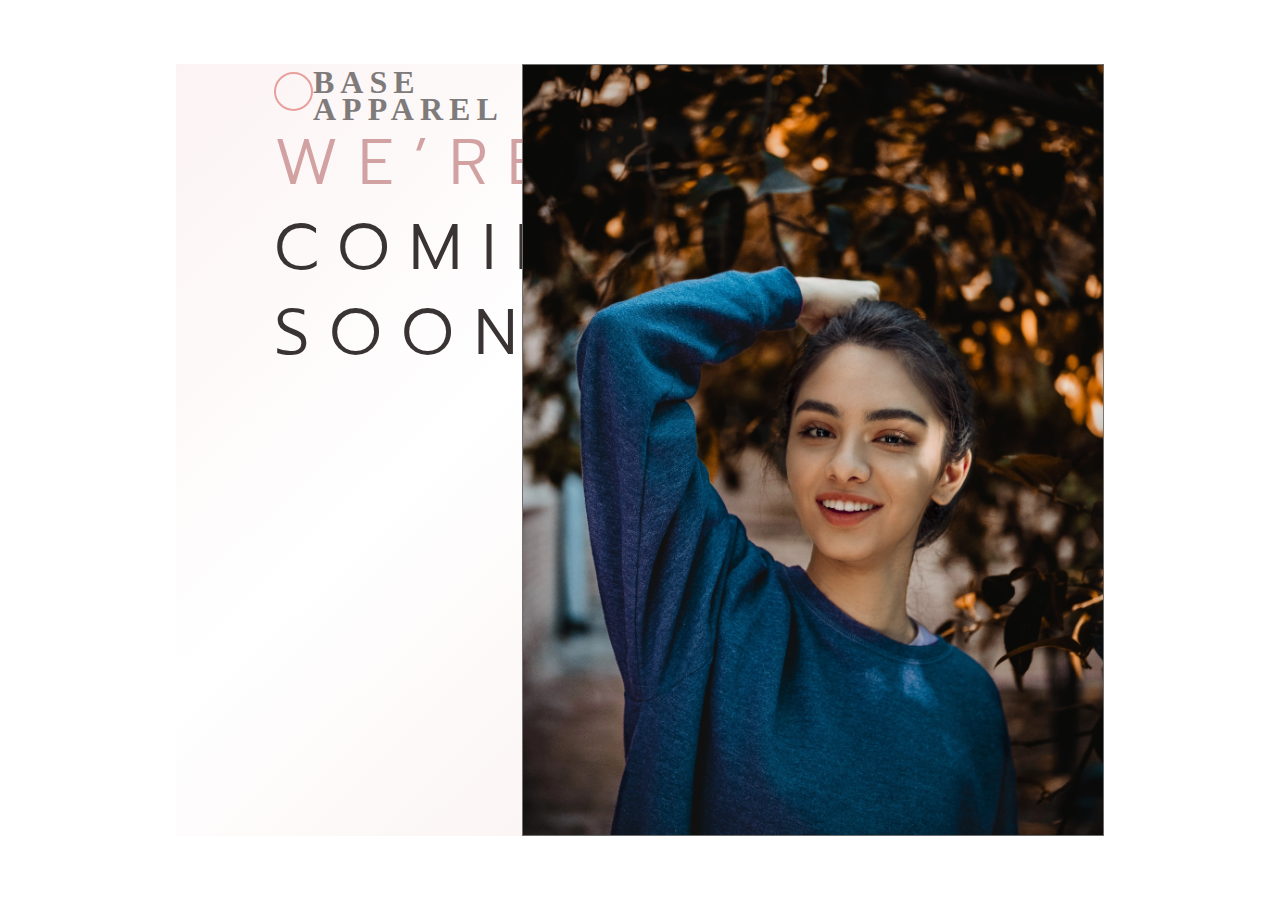
<file: Apparel Page/index.html>
<!DOCTYPE html>
<html lang="en">
<head>
    <meta charset="UTF-8">
    <meta http-equiv="X-UA-Compatible" content="IE=edge">
    <meta name="viewport" content="width=device-width, initial-scale=1.0">
    <link rel="stylesheet" href="./styles/style.css">
    <title>Document</title>
</head>
<body>
   <main>
    <section id="left"><h1>
        <div class="container">
            <header>
                <nav>
                    <div class="circle"></div>
                    <div class="logo-name">
                        <h4>BASE</h4>
                        <h4>APPAREL</h4>
                    </div>
                </nav>
            </header>
            <article>
                <h1>WE’RE</h1>
                <h1>COMING</h1>
                <h1>SOON</h1>
            </article>
        </div>
    </h1></section>
    <section id="right">
        <img src="./assets/Rectangle 41.png" alt="">
    </section>
   </main>
</body>
</html>
</file>
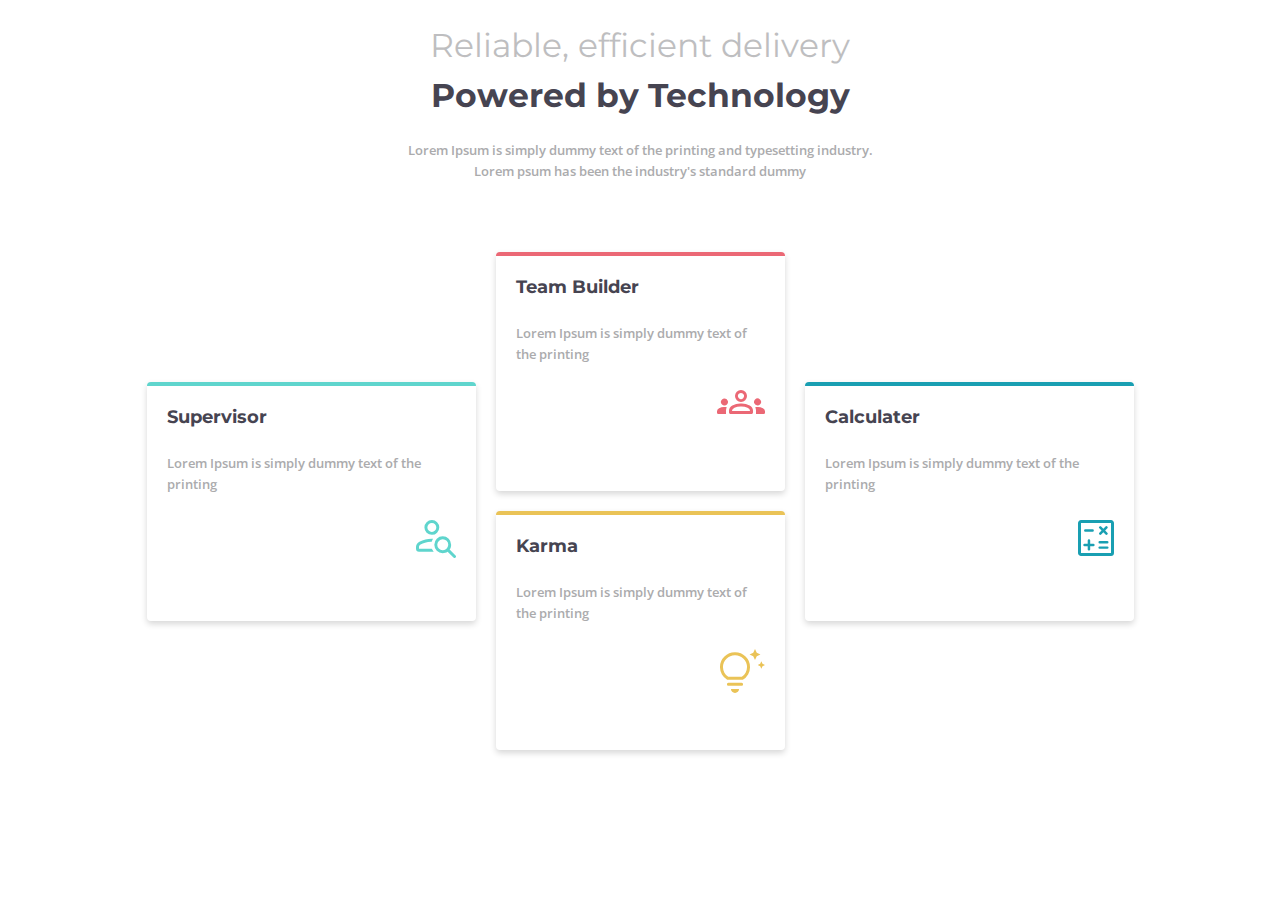
<file: Card Page/index.html>
<!DOCTYPE html>
<html lang="en">
  <head>
    <meta charset="UTF-8" />
    <meta http-equiv="X-UA-Compatible" content="IE=edge" />
    <meta name="viewport" content="width=device-width, initial-scale=1.0" />
    <link rel="preconnect" href="https://fonts.googleapis.com" />
    <link rel="preconnect" href="https://fonts.gstatic.com" crossorigin />
    <link
      href="https://fonts.googleapis.com/css2?family=DynaPuff&family=Kanit&family=Montserrat:wght@400;700&family=Nunito:wght@300&family=Poppins:wght@200;300&display=swap"
      rel="stylesheet"
    />
    <link rel="preconnect" href="https://fonts.googleapis.com" />
    <link rel="preconnect" href="https://fonts.gstatic.com" crossorigin />
    <link
      href="https://fonts.googleapis.com/css2?family=DynaPuff&family=Kanit&family=Montserrat:wght@400;700&family=Nunito:wght@300&family=Open+Sans:wght@600&family=Poppins:wght@200;300&display=swap"
      rel="stylesheet"
    />
    <link rel="stylesheet" href="./styles/styles.css" />
    <title>Document</title>
  </head>

  <body>
    <main>
      <div class="description">
        <h1 style="color: rgba(190, 190, 192, 1)">
          Reliable, efficient delivery
        </h1>
        <h1
          style="font-weight: bold; color: rgba(70, 68, 81, 1)"
          class="heading-bold"
        >
          Powered by Technology
        </h1>
        <p>
          Lorem Ipsum is simply dummy text of the printing and typesetting
          industry. <br />
          Lorem psum has been the industry's standard dummy
        </p>
      </div>

      <div class="cards">
        <div class="left-card">
          <h3>Supervisor</h3>
          <p>Lorem Ipsum is simply dummy text of the printing</p>
          <img
            src="./assets/images/person.svg"
            alt="person-svg"
            style="width: 40px; height: 38px"
          />
        </div>

        <div class="middle-card">
          <div class="top-card">
            <h3>Team Builder</h3>
            <p>Lorem Ipsum is simply dummy text of the printing</p>
            <img
              src="./assets/images/groups.svg"
              alt="groups-svg"
              style="width: 48px; height: 24px"
            />
          </div>
          <div class="down-card">
            <h3>Karma</h3>
            <p>Lorem Ipsum is simply dummy text of the printing</p>
            <img
              src="./assets/images/tips.svg"
              alt="tips-svg"
              style="width: 45px; height: 44px"
            />
          </div>
        </div>
        <div class="right-card">
          <h3>Calculater</h3>
          <p>Lorem Ipsum is simply dummy text of the printing</p>
          <img
            src="./assets/images/calculate.svg"
            alt="person-svg"
            style="width: 36px; height: 36px"
          />
        </div>
      </div>
    </main>
  </body>
</html>
</file>
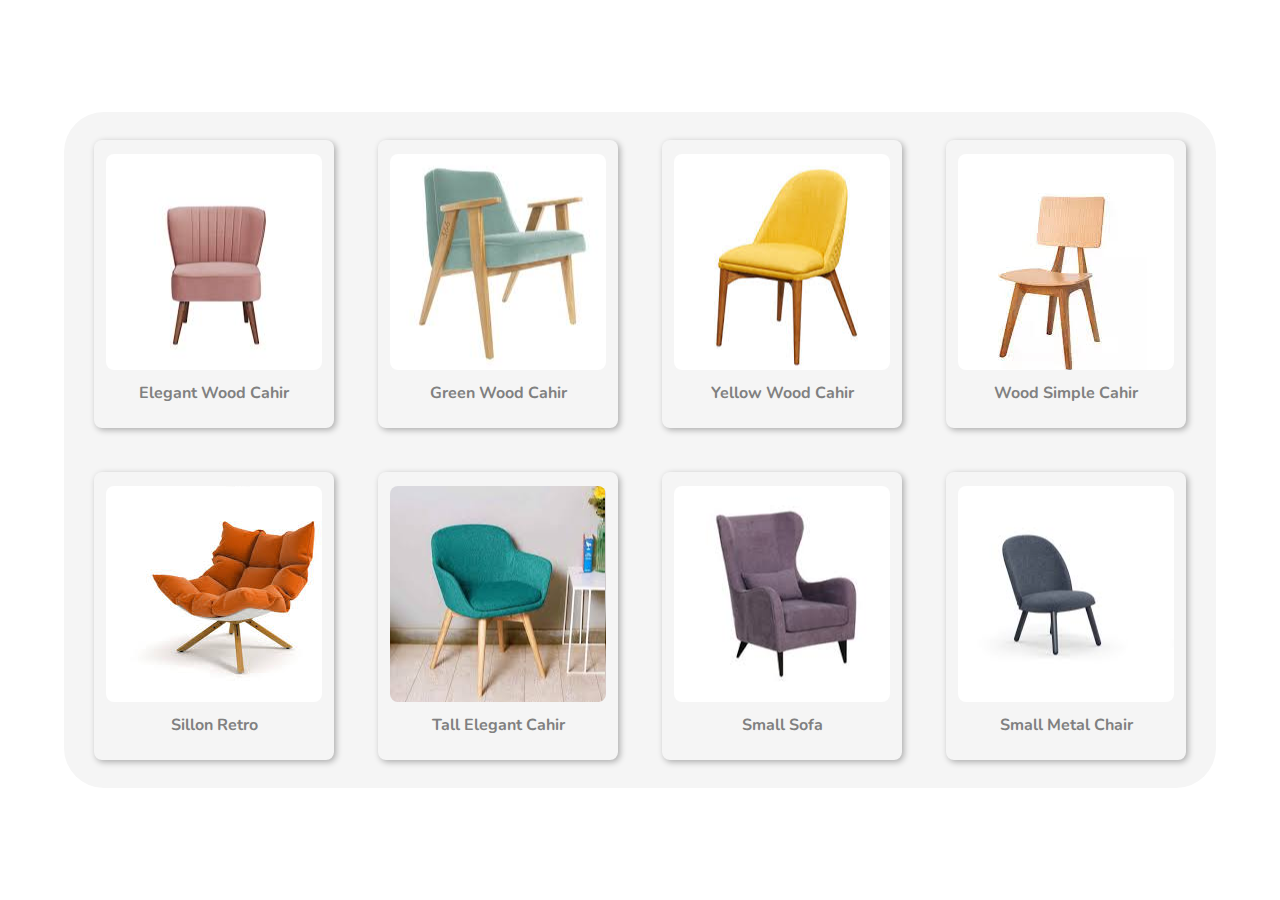
<file: chairs/index.html>
<!DOCTYPE html>
<html lang="en">
<head>
    <meta charset="UTF-8">
    <meta http-equiv="X-UA-Compatible" content="IE=edge">
    <meta name="viewport" content="width=device-width, initial-scale=1.0">
    <link rel="stylesheet" href="./styles.css">
    <title>Chairs</title>
</head>
<body>
    <section class="product__container">
        <article class="card">
            <div class="card__image"></div>
           <h4>Elegant Wood Cahir</h4>
        </article>
        <article class="card">
            <div class="card__image"></div>
           <h4>Green Wood Cahir</h4>
        </article>
        <article class="card">
            <div class="card__image"></div>
           <h4>Yellow Wood Cahir</h4>
        </article>
        <article class="card">
            <div class="card__image"></div>
           <h4>Wood Simple Cahir</h4>
        </article>
        <article class="card">
            <div class="card__image"></div>
           <h4>Sillon Retro</h4>
        </article>
        <article class="card">
            <div class="card__image"></div>
           <h4>Tall Elegant Cahir</h4>
        </article>
        <article class="card">
            <div class="card__image"></div>
           <h4>Small Sofa</h4>
        </article>
        <article class="card">
            <div class="card__image"></div>
           <h4>Small Metal Chair</h4>
        </article>

        </div>
    </section>
</body>
</html>
</file>
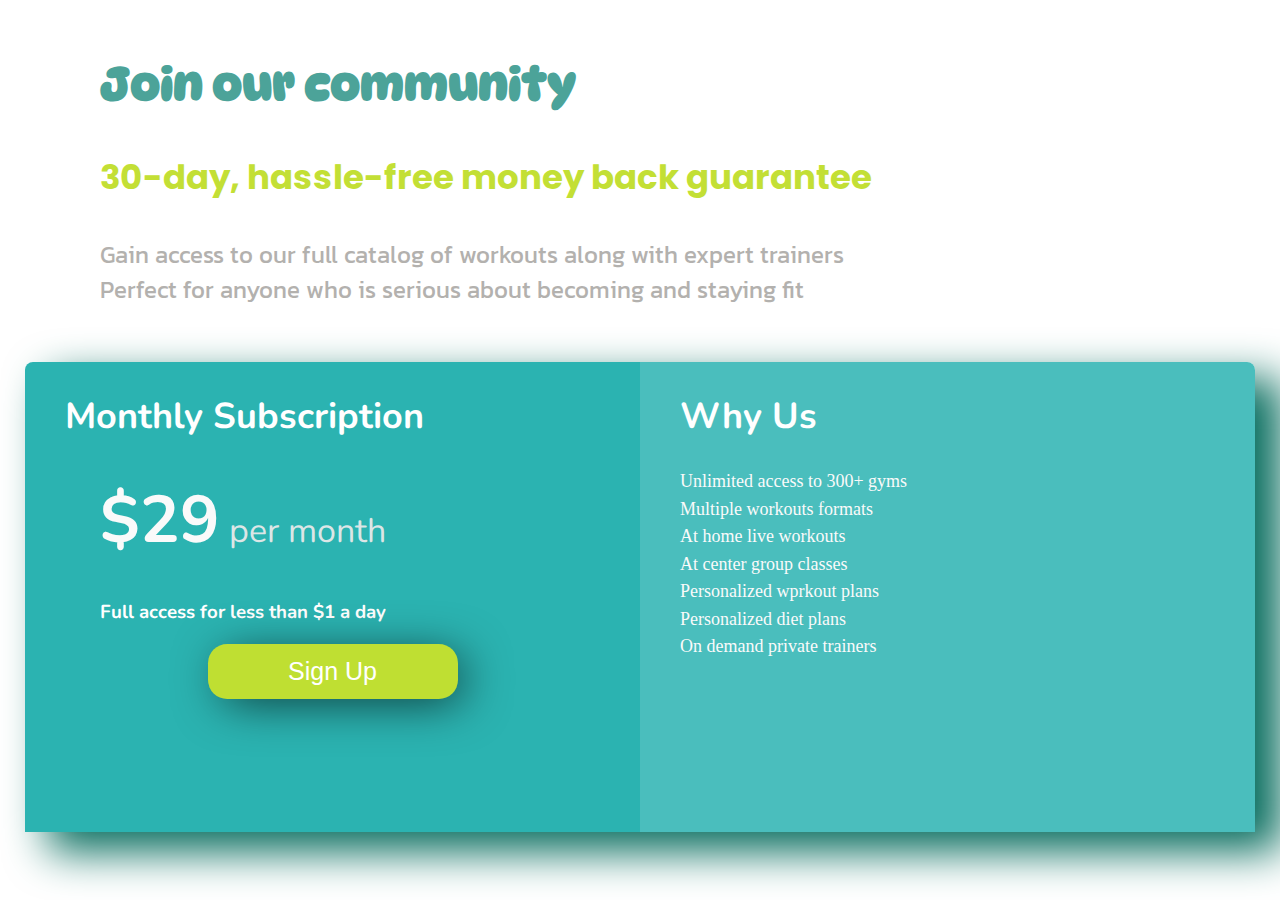
<file: Fitness Page/index.html>
<!DOCTYPE html>
<html lang="en">

<head>
    <meta charset="UTF-8">
    <meta http-equiv="X-UA-Compatible" content="IE=edge">
    <meta name="viewport" content="width=device-width, initial-scale=1.0">
    <link rel="preconnect" href="https://fonts.googleapis.com">
    <link rel="preconnect" href="https://fonts.gstatic.com" crossorigin>
    <link
        href="https://fonts.googleapis.com/css2?family=DynaPuff&family=Kanit&family=Nunito:wght@300&family=Poppins:wght@300&display=swap"
        rel="stylesheet">

    <link rel="stylesheet" href="./styles/styles.css">
    <title>Fitness Page</title>
</head>

<body>
    <main>

        <!-- header  -->
        <div class="header">
            <h1>Join our community</h1>
            <h3>30-day, hassle-free money back guarantee</h3>
            <p>Gain access to our full catalog of workouts along with expert trainers <br/>  Perfect for anyone who is
                serious about becoming and staying fit</p>
        </div>


        <!-- setion  -->
        <div class="section-row">
            <section class='section-left'>
                <h2>Monthly Subscription</h2>
                <p>
                    <span>$29</span> per month
                </p>
                <h3>Full access for less than $1 a day</h3>
                <div class='btn'>
                    <button>Sign Up</button>
                </div>
            </section>

            <section class='section-right'>
                <h2>Why Us</h2>
                <ul>
                    <li>Unlimited access to 300+ gyms</li>
                    <li>Multiple workouts formats</li>
                    <li>At home live workouts</li>
                    <li>At center group classes</li>
                    <li>Personalized wprkout plans</li>
                    <li>Personalized diet plans</li>
                    <li>On demand private trainers</li>
                </ul>
            </section>

        </div>

    </main>
</body>

</html>
</file>
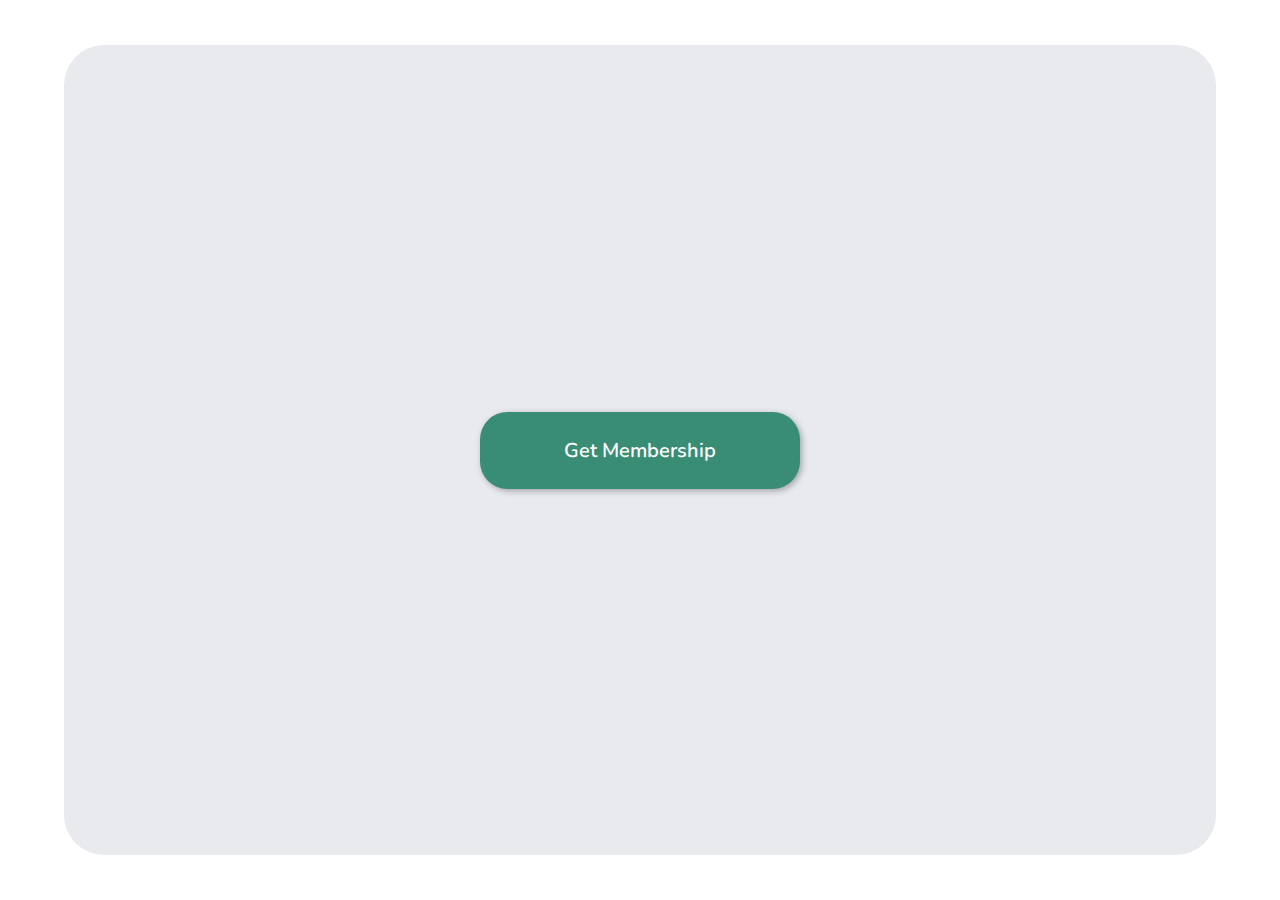
<file: form website design/index.html>
<!DOCTYPE html>
<html lang="en">
  <head>
    <meta charset="UTF-8" />
    <meta http-equiv="X-UA-Compatible" content="IE=edge" />
    <meta name="viewport" content="width=device-width, initial-scale=1.0" />
    <link rel="stylesheet" href="./styles.css" />
    <title>Forms</title>
  </head>
  <body class="ab-center">
    <div class="form__wrapper ab-center">
      <button class="go-pro ab-center pad b-rad bx-shadow">
        Get Membership
      </button>
      <!--  ======= payment form ======= -->
      <div class="payment__form b-rad bx-shadow">
        <div class="payment__form--title pad">
          <h1 class="bold">Payment</h1>
          <p class="light">Complete your pro membership</p>
        </div>

        <div class="payment__form--features bg-grey pad">
          <div class="payment__form--features-heading">
            <h1 class="medium">
              <span class="light">$</span>899<span class="light">USD</span>
            </h1>
          </div>
          <div class="line"></div>

          <div class="payment__form--features-offers">
            <div class="offers">
              <span>
                <img src="./assets/green-check.svg" alt="offers" />
                <label for="messaging" class="medium">Messaging</label>
              </span>

              <span>
                <img src="./assets/green-check.svg" alt="offers" />
                <label for="analytics" class="medium">Analytics</label>
              </span>
            </div>
            <div class="offers">
              <span>
                <img src="./assets/green-check.svg" alt="offers" />
                <label for="support" class="medium">Support</label>
              </span>

              <span>
                <img src="./assets/green-check.svg" alt="offers" />
                <label for="vehicle2" class="medium">Discounts</label>
              </span>
            </div>
          </div>

          <h4 class="hover medium">Know More</h4>
        </div>

        <div class="payment__card-details pad">
          <label for="ccn" class="bold">Pay With Card</label>
          <input
            id="ccn"
            type="tel"
            inputmode="numeric"
            pattern="[0-9\s]{13,19}"
            autocomplete="cc-number"
            maxlength="19"
            placeholder="XXXX - XXXX - XXXX"
          />
          <div class="input-box ab-center">
            <input type="text" placeholder="mm / yy" />
            <input type="text" placeholder="CVV" />
          </div>
        </div>

        <div class="ab-center">
          <button class="ab-center b-rad bx-shadow bold">Make Payment</button>
        </div>
      </div>

      <!--======== remove ========-->
      <div class="form__remove ab-center b-rad bx-shadow">
        <h2 class="bold">Remove?</h2>
        <p>
          Lorem ipsum dolor sit amet consectetur adipisicing elit. Qui non
          maiores vero eius voluptatum mollitia neque ipsum quaerat distinctio.
          Error, nam quidem libero vel voluptatibus quaerat dolorum fugit cum!
          Tempora.
        </p>

        <button class="form__remove-confirm b-rad ab-center bx-shadow">
          Confirm
        </button>
        <h4 class="back hover bold">Take me back</h4>
      </div>

      <!-- payment success -->
      <div class="payment__success ab-center b-rad bx-shadow">
        <img src="./assets/check.svg" alt="success" />

        <h2>Success</h2>
        <h4>Your payment was processed</h4>

        <button class="payment-details b-rad bx-shadow bold">
          Payment Detials
        </button>
      </div>

      <!--========= invoice ========= -->
      <div class="payment__invoice b-rad bx-shadow">
        <div class="payment__invoice-title sp-between pad">
          <h1 class="bold">Invoice</h1>
          <h3 class="bold">Download</h3>
        </div>

        <div class="payment__invoice-price bg-grey pad">
          <div class="payment__invoice-membership sp-between bg-grey">
            <h3 class="light">Pro mambership</h3>
            <h2 class="bold">$899</h2>
          </div>

          <div class="line"></div>

          <div class="payment__invoice-fee sp-between bg-grey">
            <h3 class="light">Platform fee</h3>
            <h2 class="bold">$10</h2>
          </div>
        </div>

        <div class="payment__invoice-total sp-between pad">
          <h3 class="bold">Total Amount</h3>
          <h2 class="bold">$909</h2>
        </div>

        <div class="ab-center">
          <button class="close-btn ab-center b-rad bold">Close</button>
        </div>
      </div>
    </div>

    <script src="./form.js"></script>
  </body>
</html>
</file>
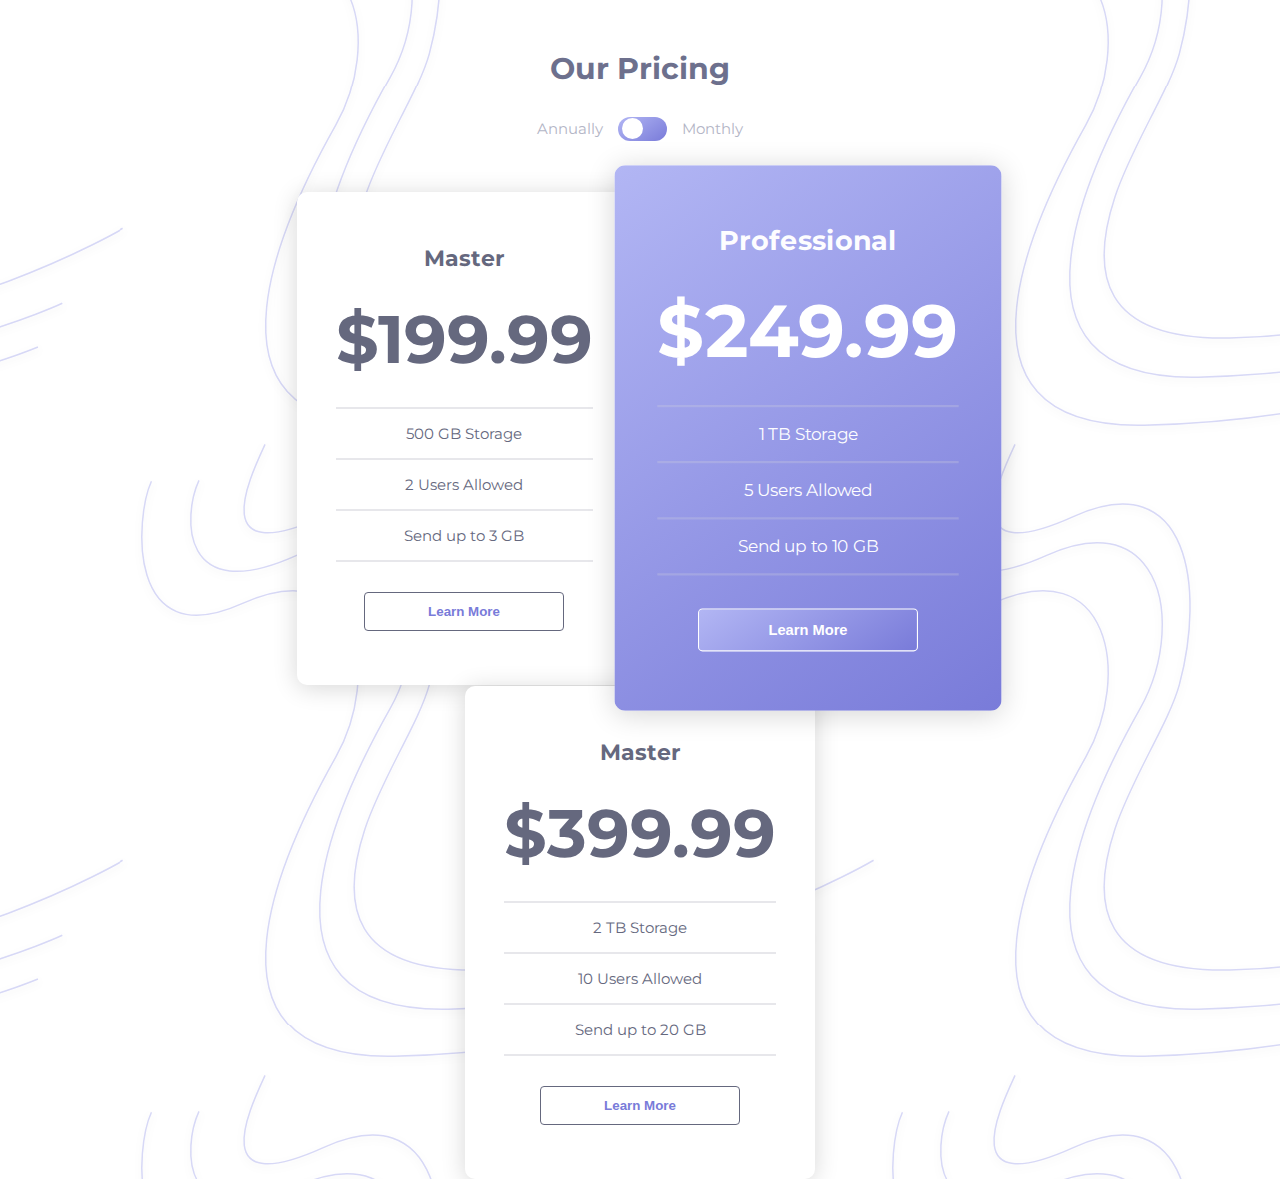
<file: Price Card/index.html>
<!DOCTYPE html>
<html lang="en">
<head>
    <meta charset="UTF-8">
    <meta http-equiv="X-UA-Compatible" content="IE=edge">
    <meta name="viewport" content="width=device-width, initial-scale=1.0">
    <link rel="stylesheet" href="./styles/srtyle.css">
    <title>Pricing Page</title>
</head>
<body>
    <header>
        <h1>Our Pricing</h1>
        <div class="toggle">
          <label>Annually </label>
          <div class="toggle-btn">
            <input type="checkbox" class="checkbox" id="checkbox" />
            <label class="sub" id="sub" for="checkbox">
              <div class="circle"></div>
            </label>
          </div>
          <label> Monthly</label>
        </div>
      </header>
      <div class="cards">
        <div class="card shadow">
          <ul>
            <li class="pack">Master</li>
            <li id="basic" class="price bottom-bar">&dollar;199.99</li>
            <li class="bottom-bar">500 GB Storage</li>
            <li class="bottom-bar">2 Users Allowed</li>
            <li class="bottom-bar">Send up to 3 GB</li>
            <li><button class="btn">Learn More</button></li>
          </ul>
        </div>
        <div class="card active">
          <ul>
            <li class="pack">Professional</li>
            <li id="professional" class="price bottom-bar">&dollar;249.99</li>
            <li class="bottom-bar">1 TB Storage</li>
            <li class="bottom-bar">5 Users Allowed</li>
            <li class="bottom-bar">Send up to 10 GB</li>
            <li><button class="btn active-btn">Learn More</button></li>
          </ul>
        </div>
        <div class="card shadow">
          <ul>
            <li class="pack">Master</li>
            <li id="master" class="price bottom-bar">&dollar;399.99</li>
            <li class="bottom-bar">2 TB Storage</li>
            <li class="bottom-bar">10 Users Allowed</li>
            <li class="bottom-bar">Send up to 20 GB</li>
            <li><button class="btn">Learn More</button></li>
          </ul>
        </div>
      </div>
      <script src="./script.js"></script>
</body>
</html>
</file>
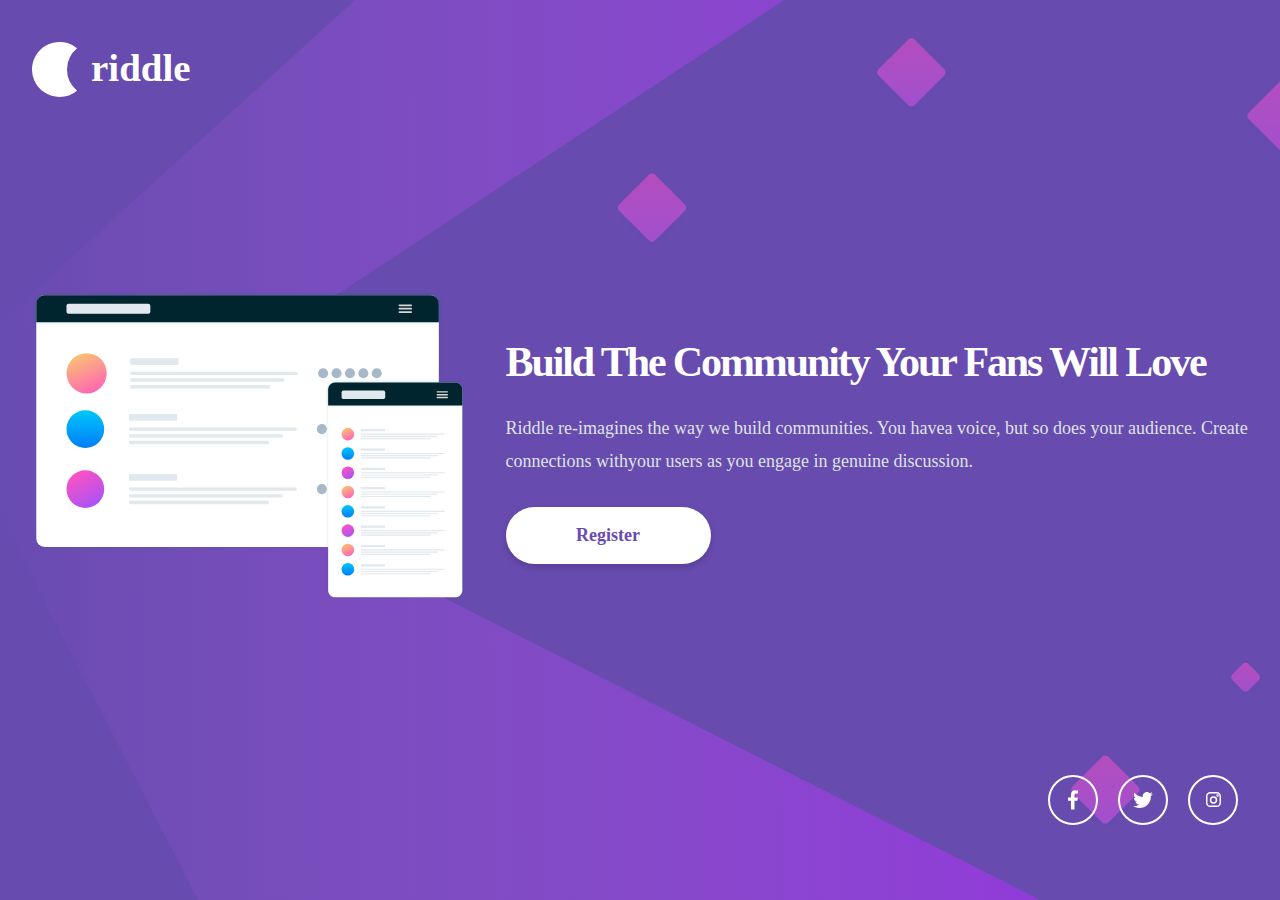
<file: Riddle_HCX Assessment 3/Riddle_HCX Assessment 3/index.html>
<!DOCTYPE html>
<html lang="en">

<head>
    <meta charset="UTF-8">
    <meta http-equiv="X-UA-Compatible" content="IE=edge">
    <meta name="viewport" content="width=device-width, initial-scale=1.0">
    <link rel="stylesheet" href="./style.css">
    <title>Riddle Landing Page</title>
</head>

<body>
    <div class="container">
        <div class="wrapper">
            <div class="header">
                <img src="./assets/riddle.svg" alt="riddle-logo" />
            </div>
            <div class="main">
                <div class="hero-img">
                    <img src="./assets/hero-image.svg" alt="heroImage" />
                </div>
                <div class="hero-text">
                    <h1>Build The Community Your Fans Will Love</h1>
                    <p>
                        Riddle re-imagines the way we build communities. You havea voice,
                        but so does your audience. Create connections withyour users as
                        you engage in genuine discussion.
                    </p>
                    <button>Register</button>
                </div>
            </div>
            <span class="social">
                <div class="icon">
                    <img src="./assets/facebook.svg" alt="facebook-logo" style="width: 10px; height:20px" />
                </div>
                <div class="icon">
                    <img src="./assets/twitter.svg" alt="twitter-logo" style=" width: 20px; height: 16px" />
                </div>
                <div class="icon">
                    <img src="./assets/instagram.svg" alt="instagram-logo" style=" width: 15px; height: 25px" />
                </div>
            </span>
        </div>
    </div>
</body>

</html>
</file>
<file: Apparel Page/styles/style.css>
@import url('https://fonts.googleapis.com/css2?family=Open+Sans:wght@400;600&family=Prompt:wght@300;500&display=swap');

* {
    padding: 0;
    margin: 0;
    box-sizing: border-box;
}

body {
    padding: 4rem 11rem;
    box-sizing: border-box;
}

main {
    display: flex;
    box-sizing: border-box;
    width: calc(100vw - 22rem);
    height: calc(100vh - 8rem);
    /* justify-content: space-evenly; */
}

#left {
    width: 70vw;
    display: flex;
    justify-content: center;
    background: transparent linear-gradient(136deg, #FCF3F3 0%, #FFFFFF 49%, #FAF1F0 100%) 0% 0% no-repeat padding-box;
    width: 50vw;
}

.container {}


nav {
    display: flex;
    justify-content: start;
    align-items: center;
}

nav>.circle {
    width: 39px;
    height: 39px;
    /* UI Properties */
    border: 2px solid #E7A09E;
    border-radius: 50%;
}

nav h4 {}


nav h4:nth-child(1) {
    width: 64px;
    height: 27px;
    /* UI Properties */
    text-align: center;
    font: normal normal medium 20px/28px Prompt;
    letter-spacing: 6px;
    color: #807b7b;
}

nav h4:nth-child(2) {
    width: 114px;
    height: 27px;
    /* UI Properties */
    text-align: center;
    font: normal normal medium 20px/28px Prompt;
    letter-spacing: 6px;
    color: #807b7b;
}

article>h1:nth-child(1) {
    width: 248px;
    height: 85px;
    /* UI Properties */
    
    font: normal normal 300 64px/90px Prompt;
    letter-spacing: 19.2px;
    color: #D2A1A2;
}

article>h1:nth-child(2) {
    width: 348px;
    height: 85px;
    /* UI Properties */
    font: normal normal 300 64px/90px Prompt;
    letter-spacing: 19.2px;
    color: #393334;
}

article>h1:nth-child(3) {
    width: 236px;
    height: 85px;
    /* UI Properties */
    text-align: center;
    font: normal normal 300 64px/90px Prompt;
    letter-spacing: 19.2px;
    color: #393334;
}

#right {
    width: 30vw;
    display: flex;
    justify-content: end;
    justify-self: end;
}

#right>img {
    /* width: 100%; */
    /* object-fit: fill; */
}
</file>
<file: Card Page/styles/styles.css>
/* global css */

*,
body {
  margin: 0;
  padding: 0;
  box-sizing: border-box;
}

h3 {
  font: normal normal bold 18px/22px Montserrat;
  letter-spacing: 0px;
  color: rgba(70, 68, 81, 1);
  opacity: 1;
}

p {
  /* text-align: start; */
  margin: 25px 0px;
  font: normal normal 600 13px/21px Open Sans;
  letter-spacing: 0px;
  color: rgba(171, 171, 173, 1);
  opacity: 1;
}

.cards {
  display: flex;
  justify-content: center;
  align-items: center;
}

.left-card,
.middle-card,
.right-card {
  width: 329px;
}
.left-card,
.top-card,
.down-card,
.right-card {
  height: 239px;
  margin: 0;
  padding: 20px;
  background: rgba(255, 255, 255, 1) 0% 0% no-repeat padding-box;
  box-shadow: 0px 3px 6px rgba(0, 0, 0, 0.16);
  border-radius: 4px;
  opacity: 1;
}

/* css */

/* description css  */
.description {
  /* width: 100vw; */
  height: auto;
  padding: 25px;
  text-align: center;
}

.description > h1 {
  font: normal normal 33px/40px Montserrat;
  letter-spacing: 0px;
  opacity: 1;
  margin-bottom: 10px;
}

.description > p {
  text-align: center;
  margin: 25px 0;
}

/* cards css */

/* .cards {
  width: calc(100vw -80px);
  height: calc(70vh);
  padding: 20px 25px 0 25px;
  display: flex;
  justify-content: center;
} */

.left-card {
  /* margin: auto 0px; */
  /* margin-right: 25px; */
  border-top: 4px solid rgba(95, 213, 205, 1);
}

.top-card,
.down-card {
  margin: 20px;
}

.top-card {
  border-top: 4px solid rgba(235, 104, 117, 1);
  /* margin-bottom: 25px; */
}

.down-card {
  border-top: 4px solid rgba(234, 195, 87, 1);
}

.right-card {
  /* margin: auto 0px; */
  border-top: 4px solid rgba(25, 159, 178, 1);
}

.card {
  display: flex;
  flex-direction: column;
  padding: 25px;
  /* margin: auto; */
}

.card > h3 {
  width: 101px;
  height: 22px;
  text-align: start;
}

.cards img {
  float: right;
  /* text-align: end; */
}

@media screen and (max-width: 600px) {
  .cards {
    flex-wrap: wrap;
  }
  .top-card,
  .down-card {
    margin: 0px;
  }
  .left-card {
    order: 1;
  }
  .left-card,
  .middle-card,
  .right-card {
    margin: 10px;
  }
  .top-card {
    margin-bottom: 20px;
  }
}

@media screen and (min-width: 360px) and (max-width: 576px) {
  .description {
    height: auto;
    padding: 25px 35px 0;
    text-align: center;
  }

  .description > :nth-child(1) {
    font-size: 30px;
    width: 250px;
    height: 74px;
    text-align: center;
    margin: auto;
    line-height: 40px;
  }

  .heading-bold {
    width: 200px;
    height: 140px;
    font-size: 33px;
    text-align: center;
    margin: auto;
    margin-top: 35px;
  }
}

@media screen and (min-width: 300px) and (max-width: 360px){
    
  p{
    margin: 10px 0px;
  }

  .left-card, .right-card, .top-card, .down-card {
    width: 225px;
    height: 175px;
  }
  .middle-card> .top-card, .middle-card>.down-card{
    margin: auto;
  }
  .middle-card>div.top-card{
    margin-bottom: 20px;
  }

}

@media screen and (min-width: 200px) and (max-width: 300px){
  .description>h1{
    line-height: 25px;
  }
  p{
    line-height: 15px;
  }
  div.description{
    padding: 15px 8px 0px;
  }
  .description>h1{
    font-size: large;
  }
  h1.heading-bold{
    font-size: large;
  }
  p{
    font-size: 10px;
    margin: 15px 0px;
  }
  
  .left-card, .right-card, .top-card, .down-card {
    width: 200px;
    height: 164px;
  }
  .middle-card> .top-card, .middle-card>.down-card{
    margin: auto;
  }
  .middle-card>div.top-card{
    margin-bottom: 20px;
  }
}

@media screen and (min-width: 185px) and (max-width: 225px){
  .description>h1{
    line-height: 25px;
  }
  p{
    line-height: 15px;
  }
  div.description{
    padding: 15px 8px 0px;
  }
  .description>h1{
    font-size: large;
  }
  h1.heading-bold{
    font-size: large;
  }
  p{
    font-size: 10px;
    margin: 5px 0px;
  }
  
  .left-card, .right-card, .top-card, .down-card {
    width: 169px;
    height: 164px;
  }

}
</file>
<file: chairs/styles.css>
@import url("https://fonts.googleapis.com/css2?family=Nunito:wght@200&display=swap");

*,
body {
  margin: 0;
  padding: 0;
  box-sizing: border-box;
  font-family: "Nunito", sans-serif;
  color: gray;
}
body {
  width: 100vw;
  min-height: 100vh;
  background-color: #fff;
  display: flex;
  flex-direction: column;
  justify-content: center;
  align-items: center;
}

.product__container {
  width: 90%;
  background-color: whitesmoke;
  border-radius: 2.5em;
  display: flex;
  justify-content: center;
  align-items: center;
  flex-wrap: wrap;
  gap: 2.75em;
  padding: 1.75em;
}

.card {
  width: 15em;
  height: 18em;
  display: flex;
  flex-direction: column;
  align-items: center;
  border-radius: 0.5em;
  gap: 0.75em;
  box-shadow: 2px 2px 6px 0px rgba(0, 0, 0, 0.3);
}

/* card image  */

.card__image {
  margin-top: 0.875em;
  width: 90%;
  height: 75%;
  object-fit: cover;
  border-radius: 0.5em;
  background-position: left;
}

.card__image:nth-child(1) {
  background-image: url("./assets/pinkish-brown-chair.jpg");
}
.card:nth-child(2) .card__image {
  background-image: url("./assets/green-chair.jpg");
}
.card:nth-child(3) .card__image {
  background-image: url("./assets/yellow-chair.jpg");
}
.card:nth-child(4) .card__image {
  background-image: url("./assets/rectangle-chair.jpg");
}
.card:nth-child(5) .card__image {
  background-image: url("./assets/flower-chair.jpg");
}
.card:nth-child(6) .card__image {
  background-image: url("./assets/dark-green-chair.jpg");
}
.card:nth-child(7) .card__image {
  background-image: url("./assets/king-chair.jpg");
}
.card:nth-child(8) .card__image {
  background-image: url("./assets/black-chair.jpg");
}

/* hover state */

.card:hover {
  cursor: pointer;
  transition: transform 0.5s;
  transform: rotate(-5deg);
}

.card:nth-child(1):hover {
  background-color: rgb(178, 123, 117, 0.2);
}
.card:nth-child(2):hover {
  background-color: rgb(126, 156, 148, 0.3);
}
.card:nth-child(3):hover {
  background-color: rgb(234, 188, 51, 0.2);
}
.card:nth-child(4):hover {
  background-color: rgb(243, 197, 158, 0.3);
}
.card:nth-child(5):hover {
  background-color: rgb(194, 94, 34, 0.3);
}
.card:nth-child(6):hover {
  background-color: rgb(4, 93, 94, 0.2);
}
.card:nth-child(7):hover {
  background-color: rgb(117, 98, 117, 0.2);
}
.card:nth-child(8):hover {
  background-color: rgb(71, 79, 92, 0.2);
}
</file>
<file: Fitness Page/styles/styles.css>
body {
  margin: 0;
  padding: 25px;
  background-color: rgb(255, 255, 255);
  box-sizing: border-box;
}

section > h2,
h3,
p {
  color: white;
  font-family: "Nunito", sans-serif;
  margin-left: 40px;
}

section > h2 {
  font-size: 36px;
  font-weight: bold;
  color: white;
}

section > p {
  font-size: 34px;
  color: rgb(220, 230, 230);
}

section > p > span {
  color: rgb(250, 250, 250);
  font-size: 66px;
  font-weight: bold;
}

section > ul > li {
  list-style: none;
  margin-bottom: 6.5px;
  color: rgb(250, 250, 250);
  font-weight: 500;
}

.header {
  width: calc(100vw - 50px);
  height: (45vh - 25px);
}

.header > h1,
p,
h3 {
  margin-left: 75px;
}

.header > h1 {
  margin-bottom: 40px;
  color: rgb(76, 163, 153);
  font-family: "DynaPuff", cursive;
  font-size: 47px;
}

.header > h3 {
  color: rgb(195, 223, 53);
  font-family: "Poppins", sans-serif;
  font-size: 34px;
  font-weight: bold;
}

.header > p {
  color: rgb(179, 177, 174);
  font-family: "Kanit", sans-serif;
  font-size: 24px;
  margin-bottom: 55px;
}

/* section */

.section-row {
  width: calc(100vw - 50px);
  height: calc(55vh - 25px);
  display: flex;
  box-shadow: 25px 18px 43px 2px rgba(9, 110, 95, 1);
  border-radius: 8px;
}

/* left-Section */
.section-left {
  flex-grow: 1;
  width: calc(50vw - 50px);
  background-color: rgb(43, 179, 177);
  border-top-left-radius: 8px;
}

.section-left:hover {
  transform: translateY(-1px);
  box-shadow: 19px 25px 46px 16px rgba(0, 0, 0, 0.49);
  border-top-right-radius: 8px;
  opacity: 0.9;
  color: grey;
}

/* right-aection */
.section-right {
  flex-grow: 1;
  width: calc(50vw - 50px);
  background-color: rgb(74, 190, 189);
  font-size: large;
  border-top-right-radius: 8px;
}

.section-right > h2 {
  margin-left: 40px;
}

.section-right:hover {
  transform: translateY(-1px);
  box-shadow: 19px 25px 46px 16px rgba(0, 0, 0, 0.49);
  border-top-right-radius: 8px;
  border-top-left-radius: 8px;
  /* background-color: rgb(25, 127, 126); */
  opacity: 0.9;
}

.btn {
  text-align: center;
  margin-bottom: 35px;
}

button {
  width: 250px;
  height: 55px;
  border-radius: 1.2rem;
  background-color: rgb(191, 223, 50);
  color: white;
  border: none;
  font-size: 25px;
  font-weight: 200;
  box-shadow: 9px 7px 48px -6px rgba(0, 0, 0, 0.75);
}

button:hover {
  transform: translateY(-5px);
  background-color: rgb(155, 188, 9);
  box-shadow: 9px 7px 48px -6px rgba(0, 0, 0, 0.75);
  cursor: pointer;
}

button:active {
  box-shadow: 9px 7px 28px 1px rgba(0, 0, 0, 0.75);
  transform: translateY(4px);
}

/* media-query */
@media only screen and (max-width: 831px) {
  .header > h1,
  h3,
  p {
    margin: auto;
    text-align: center;
    margin-bottom: 45px;
  }
}

@media only screen and (max-width: 831px) {
  .section-row {
    flex-direction: column;
    margin-bottom: 40px;
    box-shadow: none;
  }

  .section-row:hover {
    transform: translateY(0px);
  }

  .section-row > .section-left,
  .section-right {
    width: calc(100vw - 50px);
    box-shadow: 25px 18px 43px 2px rgba(9, 110, 95, 1);
    margin-bottom: 40px;
    border-radius: 1.5rem;
  }

  .section-left:hover {
    transform: translateY(-10px);
  }

  .section-right:hover {
    transform: translateY(-10px);
  }

  section > h2,
  h3,
  p,
  li {
    text-align: center;
    font-size: 1.4rem;
  }
}
</file>
<file: form website design/styles.css>
@import url("https://fonts.googleapis.com/css2?family=Nunito:wght@200;300;400;500;600;700;800;900;1000&display=swap");

:root {
  --bg: white;
  --bg-grey: rgb(232, 234, 238);
  --blue: rgb(0, 102, 255);
  --check-green: rgb(65, 156, 130);
  --success-green: rgb(57, 141, 116);
  --remove-red: rgb(190, 68, 68);
  --form-grey: rgb(246, 246, 248);
  --line-grey: rgb(184, 187, 191);

  /* Fonts */
  --font: "Nunito", sans-serif;
  --white: white;

  /* hover */
  --hover-brightness: 1.2;
}
*,
body {
  margin: 0;
  padding: 0;
  box-sizing: border-box;
  font-family: var(--font);
  font-weight: 300;
}

body {
  background-color: var(--bg);
  width: 100vw;
  min-height: 100vh;
}

li {
  list-style: none;
}

/*=========== utility css =========*/
.light {
  font-weight: 400;
  color: grey;
}

.bold {
  font-weight: 900;
}

.medium {
  font-weight: 700;
}

.ab-center {
  display: flex;
  justify-content: center;
  align-items: center;
}

.sp-between {
  display: flex;
  justify-content: space-between;
  align-items: center;
}

.b-rad {
  border-radius: 1.375em;
}

.bx-shadow {
  box-shadow: 2px 2px 6px 0px rgba(0, 0, 0, 0.3);
}

.bg-grey {
  background-color: var(--form-grey);
}

.pad {
  padding: 1.25em 2.27em;
}

.line {
  width: calc(100%);
  height: 0.25em;
  background: var(--line-grey);
  margin: auto;
}

.hover:hover {
  cursor: pointer;
  filter: brightness(var(--hover-brightness));
}

.hover:active {
  color: rgb(169, 165, 165);
  transform: translateY(0.25em);
}

button {
  border: none;
  color: var(--white);
  font-weight: 600;
  font-size: 1.25em;
}

button:hover {
  cursor: pointer;
  filter: brightness(var(--hover-brightness));
}

button:active {
  filter: brightness(85%);
  transform: translateY(0.25em);
}

input:focus {
  background-color: var(--form-grey);
}

input::placeholder {
  color: rgb(169, 165, 165);
  font-size: 1.5em;
  text-align: center;
}
/*==========  main css =========*/

.go-pro {
  width: 16em;
  background-color: var(--success-green);
}

.form__wrapper {
  width: 90vw;
  height: 90vh;
  background-color: var(--bg-grey);
  border-radius: 2.5em;
}

/* ============= payment-form ============== */

.payment__form {
  display: none;
  /* display: flex; */
  justify-content: center;

  min-width: 25em;
  height: 80vh;
  flex-direction: column;
  background-color: var(--white);
}

.payment__form > div > button {
  width: calc(100% - 4.54em);
  height: 2.75em;
  font-size: 1em;
  color: var(--white);
  background-color: var(--blue);
  border: none;
}

.payment__form--features {
  display: flex;
  flex-direction: column;
  gap: 0.75em;
}

.payment__form--features-offers .offers {
  display: flex;
  justify-content: space-between;
}

.payment__form--features-offers .offers > span {
  display: flex;
  gap: 0.5em;
}
.payment__form--features-offers .offers > span > img {
  width: 1em;
}

.payment__card-details {
  display: flex;
  flex-direction: column;
}
.payment__card-details input {
  height: 3.125em;
  border: 0.25em solid rgb(224, 223, 223);
  border-radius: 0.625em;
  outline: none;
}
.payment__card-details .input-box {
  width: 100%;
  justify-content: space-between;
}

.payment__card-details .input-box > input {
  width: 47%;
  margin-top: 1em;
}

/*=========== payment ===========*/
.payment__success {
  display: none;
  width: 30%;
  height: 55%;
  color: var(--white);
  background-color: var(--success-green);

  flex-direction: column;
  gap: 0.75em;
}

.payment__success > h2 {
  margin-top: 1.25em;
  font-weight: 1000;
}
.payment__success > h4 {
  font-weight: 200;
  color: var(--form-grey);
}

.payment__success > img {
  width: 7.25em;
}

.payment__success > button {
  width: 12.5em;
  height: 2.75em;
  background-color: rgb(80, 183, 72);
  border: none;
  color: var(--white);
}

/*============ form remove ==============*/

.form__remove {
  display: none;
  min-width: 25vw;
  min-height: 60%;

  gap: 0.75em;
  flex-direction: column;
  background-color: var(--white);
  padding: 0.75em;
}

.form__remove > p {
  text-align: center;
  width: 12.5em;
}
.form__remove-confirm {
  width: 12.5em;
  height: 2.5em;

  background-color: var(--remove-red);
  color: var(--white);
  border: none;
}

/* ============= payment invoice =============== */

.payment__invoice {
  display: none;
  /* display: flex; */
  flex-direction: column;
  justify-content: center;
  min-width: 25em;
  min-height: 60%;
  background-color: var(--white);
}

.payment__invoice-price > .line {
  margin: 2.27em 0;
}

.payment__invoice > div > button {
  width: calc(100% - 4.54em);
  height: 2.5em;
  font-size: 1em;
  margin-bottom: 1em;
  color: var(--white);
  background-color: var(--remove-red);
  border: none;
}
</file>
<file: Price Card/styles/srtyle.css>
@import url("https://fonts.googleapis.com/css2?family=Montserrat:wght@500;600;700&display=swap");

* {
  box-sizing: border-box;
  margin: 0;
  padding: 0;
}

html {
  font-size: 15px;
}

body {
  background: transparent url("../assets/Group34.svg") 25% 80% padding-box;
  /* background: #f7f7ff; */
  font-family: "Montserrat", sans-serif;
  width: 80%;
  max-width: 1440px;
  margin: 0 auto;
  display: flex;
  flex-direction: column;
  align-items: center;
  overflow-x: hidden;
}

header {
  color: hsl(233, 13%, 49%);
  margin: 3.3rem 0;
  display: flex;
  flex-direction: column;
  justify-content: center;
  align-items: center;
}

.toggle {
  margin-top: 2rem;
  color: hsl(234, 14%, 74%);
  display: flex;
  align-items: center;
}

.toggle-btn {
  margin: 0 1rem;
}

.checkbox {
  display: none;
}

.sub {
  background: linear-gradient(145deg, #b2b6f4 0%, #797bd9 100%);
  display: flex;
  justify-content: flex-start;
  align-items: center;

  height: 1.6rem;
  width: 3.3rem;
  border-radius: 1.6rem;
  padding: 0.3rem;
}

.circle {
  background-color: #fff;
  height: 1.4rem;
  width: 1.4rem;
  border-radius: 50%;
}

.checkbox:checked + .sub {
  justify-content: flex-end;
}

.cards {
  display: flex;
  justify-content: center;
  align-items: center;
  flex-wrap: wrap;
}

.card {
  background: #fff;
  color: hsl(233, 13%, 49%);
  border-radius: 0.8rem;
}

.cards .card.active {
  background: transparent linear-gradient(145deg, #b2b6f4 0%, #797bd9 100%) 0%
    0% no-repeat padding-box;
  box-shadow: 0px 3px 25px #00000029;
  border-radius: 10px;
  color: #fdfdff;
  display: flex;
  align-items: center;
  transform: scale(1.1);
  z-index: 1;
}

ul {
  margin: 2.6rem;
  display: flex;
  flex-direction: column;
  align-items: center;
  justify-content: space-around;
}

ul li {
  list-style-type: none;
  display: flex;
  justify-content: center;
  width: 100%;
  padding: 1rem 0;
}

ul li.price {
  font-size: 3rem;
  color: hsl(232, 13%, 33%);
  padding-bottom: 2rem;
}

.shadow {
  /* box-shadow: -5px 5px 15px 1px rgba(0, 0, 0, 0.1); */
  background: #ffffff 0% 0% no-repeat padding-box;
  box-shadow: 0px 3px 25px #00000029;
  border-radius: 10px;
  color: #65687e;
}

.card.active .price {
  color: #fff;
}

.btn {
  margin-top: 1rem;
  height: 2.6rem;
  width: 13.3rem;
  display: flex;
  justify-content: center;
  align-items: center;

  background-color: #fff;
  outline: none;
  border: 1px solid #65687e;
  border-radius: 4px;
  color: #797bd9;
  font-weight: bold;
}

button.btn.active-btn {
  background: transparent linear-gradient(145deg, #b2b6f4 0%, #797bd9 100%) 0%
    0% no-repeat padding-box;
  color: #fff;
  outline: none;
  border: 1px solid #fff;
}

.bottom-bar {
  border-bottom: 2px solid hsla(240, 8%, 85%, 0.582);
}

.card.active .bottom-bar {
  border-bottom: 2px solid hsla(240, 8%, 85%, 0.253);
}

.price.bottom-bar {
  font: normal normal bold 67px/75px Montserrat;
  letter-spacing: 0px;
  color: #65687e;
}

.pack {
  font-size: 1.1rem;
}

li.pack {
  font: normal normal bold 22px/26px Montserrat;
  letter-spacing: 0px;
  color: #65687e;
}

.card.active li.pack {
  /* width: 161px;
    height: 30px; */
  font: normal normal bold 25px/29px Montserrat;
  letter-spacing: 0px;
  color: #fdfdff;
}

@media (max-width: 280px) {
  ul {
    margin: 1rem;
  }

  h1 {
    font-size: 1.2rem;
  }

  .toggle {
    display: flex;
    flex-direction: column;
    justify-content: space-around;
    align-items: center;
    height: 80px;
  }

  .cards {
    margin: 0;
    display: flex;
    flex-direction: column;
  }

  .card {
    transform: scale(0.8);
    margin-bottom: 1rem;
  }

  .cards .card.active {
    transform: scale(0.8);
  }
}

@media (min-width: 280px) and (max-width: 320px) {
  ul {
    margin: 20px;
  }

  .cards {
    display: flex;
    flex-direction: column;
  }

  .card {
    margin-bottom: 1rem;
  }

  .cards .card.active {
    transform: scale(1);
  }
}

@media (min-width: 320px) and (max-width: 414px) {
  .cards {
    display: flex;
    flex-direction: column;
  }

  .card {
    margin-bottom: 1rem;
  }

  .cards .card.active {
    transform: scale(1);
  }
}

@media (min-width: 414px) and (max-width: 768px) {
  .card {
    margin-bottom: 1rem;
    margin-right: 1rem;
  }

  .cards .card.active {
    transform: scale(1);
  }
}

@media (min-width: 768px) and (max-width: 1046px) {
  .cards {
    display: flex;
  }

  .card {
    margin-bottom: 1rem;
    margin-right: 1rem;
  }

  .cards .card.active {
    transform: scale(1);
  }
}
</file>
<file: Riddle_HCX Assessment 3/Riddle_HCX Assessment 3/style.css>
:root {
    --bg: #282c34;
    --orange: #feb078;
    --blue: #02befa;
    --black: #0a2a3a;
    --grey1: #adbdca;
    --light-grey: #e1e6ea;
    --grey2: #dee3e7;
    --register: #674bb1;
    --purple2: #B44DF2;
  }
  

@import url("https://fonts.googleapis.com/css2?family=Montserrat:wght@700&family=Open+Sans:wght@400;600&display=swap");



* {
  margin: 0;
  padding: 0;
}

body {
  background-image: url("./assets/Group\ 30.svg");
  background-repeat: no-repeat;
  background-size: cover;
  min-height: 100vh;
  background-color: hsl(257, 40%, 49%);
}

.container {
  max-width: 1320px;
  margin: 0 auto;
  height: 100vh;
}

.wrapper {
  display: flex;
  flex-direction: column;
  justify-content: space-between;
  height: 90%;
  padding-top: 40px;
  padding-bottom: 40px;
  margin: 0 2rem;
}

.header img {
  width: 170px;
  padding-bottom: 20px;
}
.header > img:hover {
  transform: translateY(-10px);
  cursor: pointer;
}
.hero-img:hover {
  transform: translateX(-25px);
}

.main {
  display: flex;
  align-items: center;
  gap: 40px;
}

button {
  width: 205px;
  height: 57px;
  color: var(--register);
  font: normal normal 600 18px/32px Open Sans;
  /* UI Properties */
  background: #ffffff 0% 0% no-repeat padding-box;
  box-shadow: 0px 3px 6px #00000029;
  border-radius: 29px;
  border: none;
}

button:hover {
  transform: translateY(-5px);
  background-color: var(--purple2);
  color: var(--grey2);
  box-shadow: -1px 8px 105px 11px rgba(48, 43, 48, 0.74);
  cursor: pointer;
}

button:active {
  box-shadow: 9px 7px 28px 1px rgba(0, 0, 0, 0.75);
  transform: translateY(4px);
}

.hero-text h1 {
  color: #fff;
  font: normal normal bold 42px/60px Montserrat;
  letter-spacing: -2.1px;
  margin-bottom: 20px;
}

.hero-text p {
  color: var(--grey2);
  font: normal normal normal 18px/32px Open Sans;
  line-height: 1.8;
  margin-bottom: 30px;
}

.social {
  margin-bottom: 25px;
  display: flex;
  justify-content: flex-end;
}

div.icon {
  display: flex;
  width: 46px;
  height: 46px;
  margin: 0px 10px;
  /* UI Properties */
  border: 2px solid #ffffff;
  border-radius: 5rem;
  justify-content: center;
  align-items: center;
}

div.icon:hover {
  transform: translateY(-5px);
  background-color: var(--purple2);
  color: var(--grey2);
  box-shadow: -1px 8px 105px 11px rgba(253, 250, 253, 0.74);
  cursor: pointer;
  border: var(--purple2);
}

div.icon:active {
  box-shadow: 9px 7px 28px 1px rgba(170, 163, 163, 0.75);
  transform: translateY(4px);
}

@media only screen and (max-width: 1440px) {
  .hero-img img {
    width: 100%;
  }
}

@media only screen and (max-width: 768px) {
  .header > img {
    width: 86px;
    height: 29px;
    /* UI Properties */
    background: transparent 0% 0% no-repeat padding-box;
  }

  .main {
    flex-direction: column;
    text-align: center;
  }

  .social {
    margin: 15px 0;
    display: flex;
    justify-content: center;
  }

  .hero-text h1 {
    line-height: 1.5;
    font-size: 26px;
  }
}
</file>
